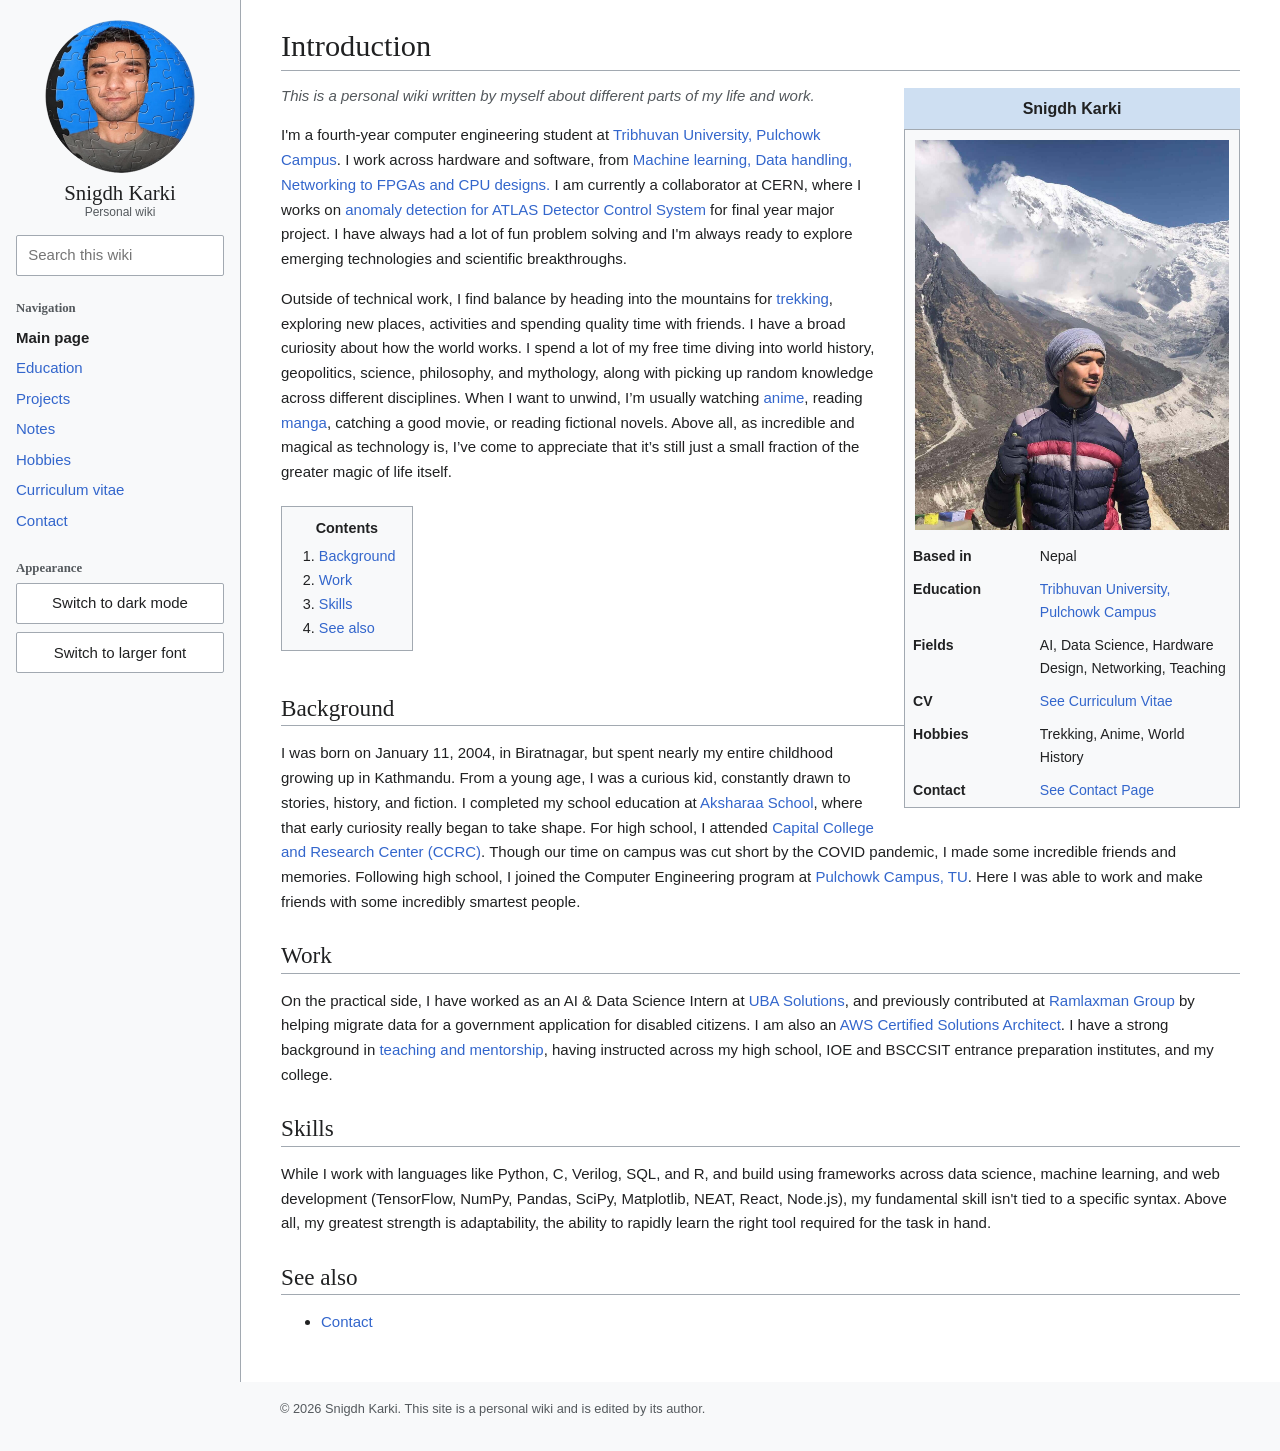
<file: index.html>
<!DOCTYPE html>
<html lang="en"><head><meta charset="utf-8"><meta name="viewport" content="width=device-width,initial-scale=1">
<title>Main page – Snigdh Karki</title><link rel="stylesheet" href="style.css"></head>
<body><div class="page"><nav id="side" aria-label="Site navigation"></nav><main class="article">
<h1>Introduction</h1>
<table class="infobox"><caption>Snigdh Karki</caption>
<tr><td colspan="2" class="pic"><img src="images/profileHimalaya.jpg" alt="Snigdh Karki"></td></tr>
<tr><th>Based in</th><td>Nepal</td></tr>
<tr><th>Education</th><td><a href="education.html">Tribhuvan University, Pulchowk Campus</a></td></tr>
<tr><th>Fields</th><td> AI, Data Science, Hardware Design, Networking, Teaching</td></tr>
<tr><th>CV</th><td><a href="cv.html">See Curriculum Vitae</a></td></tr>
<tr><th>Hobbies</th><td> Trekking, Anime, World History</td></tr>
<tr><th>Contact</th><td><a href="contact.html">See Contact Page</a></td></tr></table>
<p class="hat">This is a personal wiki written by myself about different parts of my life and work.</p>
<p>I'm a fourth-year computer engineering student at <a href="education.html">Tribhuvan University, Pulchowk Campus</a>. I work across hardware and software, from <a href="projects.html">Machine learning, Data handling, Networking to FPGAs and CPU designs.</a> 
    I am currently a collaborator at CERN, where I works on <a href="projects.html">anomaly detection for ATLAS Detector Control System</a> for final year major project.
    I have always had a lot of fun problem solving and I'm always ready to explore emerging technologies and scientific breakthroughs.</p>  


<p>Outside of technical work, I find balance by heading into the mountains for <a href="hobbies.html">trekking</a>, exploring new places, activities and spending quality time with friends.
I have a broad curiosity about how the world works. I spend a lot of my free time diving into world history, geopolitics, science, philosophy, and mythology, along with picking up random knowledge across different disciplines. 
When I want to unwind, I’m usually watching <a href="hobbies.html">anime</a>, reading <a href="hobbies.html">manga</a>, catching a good movie, or reading fictional novels. Above all, as incredible and magical as technology is, I’ve come to appreciate that it’s still just a small fraction of the greater magic of life itself.</p>
<div id="toc"></div>
<h2>Background</h2>
<p>
    I was born on January 11, 2004, in Biratnagar, but spent nearly my entire childhood growing up in Kathmandu. From a young age, I was a curious kid, constantly drawn to stories, history, and fiction. 
    I completed my school education at <a href="education.html">Aksharaa School</a>, where that early curiosity really began to take shape. For high school, I attended <a href="education.html">Capital College and Research Center (CCRC)</a>. Though our time on campus was cut short by the COVID pandemic, I made some incredible friends and memories.
Following high school, I joined the Computer Engineering program at <a href="education.html">Pulchowk Campus, TU</a>. Here I was able to work and make friends with some incredibly smartest people.
</p>
<h2>Work</h2>
<p>On the practical side, I have worked as an AI & Data Science Intern at <a href="https://uba-solutions.com/" target="_blank" rel="noopener noreferrer">UBA Solutions</a>, and previously contributed at <a href="https://www.ramlaxmangroup.com/" target="_blank" rel="noopener noreferrer">Ramlaxman Group </a>by helping migrate data for a government application for disabled citizens. I am also an <a href="https://drive.google.com/file/d/1CENierrOU9Kxulzy_IAArPbi8QMyCMXQ/view?usp=drive_link" target="_blank" rel="noopener noreferrer">AWS Certified Solutions Architect</a>.
    I have a strong background in <a href="https://lnkd.in/p/gHeSCCSX" target="_blank" rel="noopener noreferrer">teaching and mentorship</a>, having instructed across my high school, IOE and BSCCSIT entrance preparation institutes, and my college.</p>
<h2>Skills</h2>
<p>While I work with languages like Python, C, Verilog, SQL, and R, and build using frameworks across data science, machine learning, and web development (TensorFlow, NumPy, Pandas, SciPy, Matplotlib, NEAT, React, Node.js), my fundamental skill isn't tied to a specific syntax.
Above all, my greatest strength is adaptability, the ability to rapidly learn the right tool required for the task in hand.</p>
<h2 class="see">See also</h2>
<ul><li><a href="contact.html">Contact</a></li></ul>
</main></div><script src="site.js"></script></body></html>
</file>
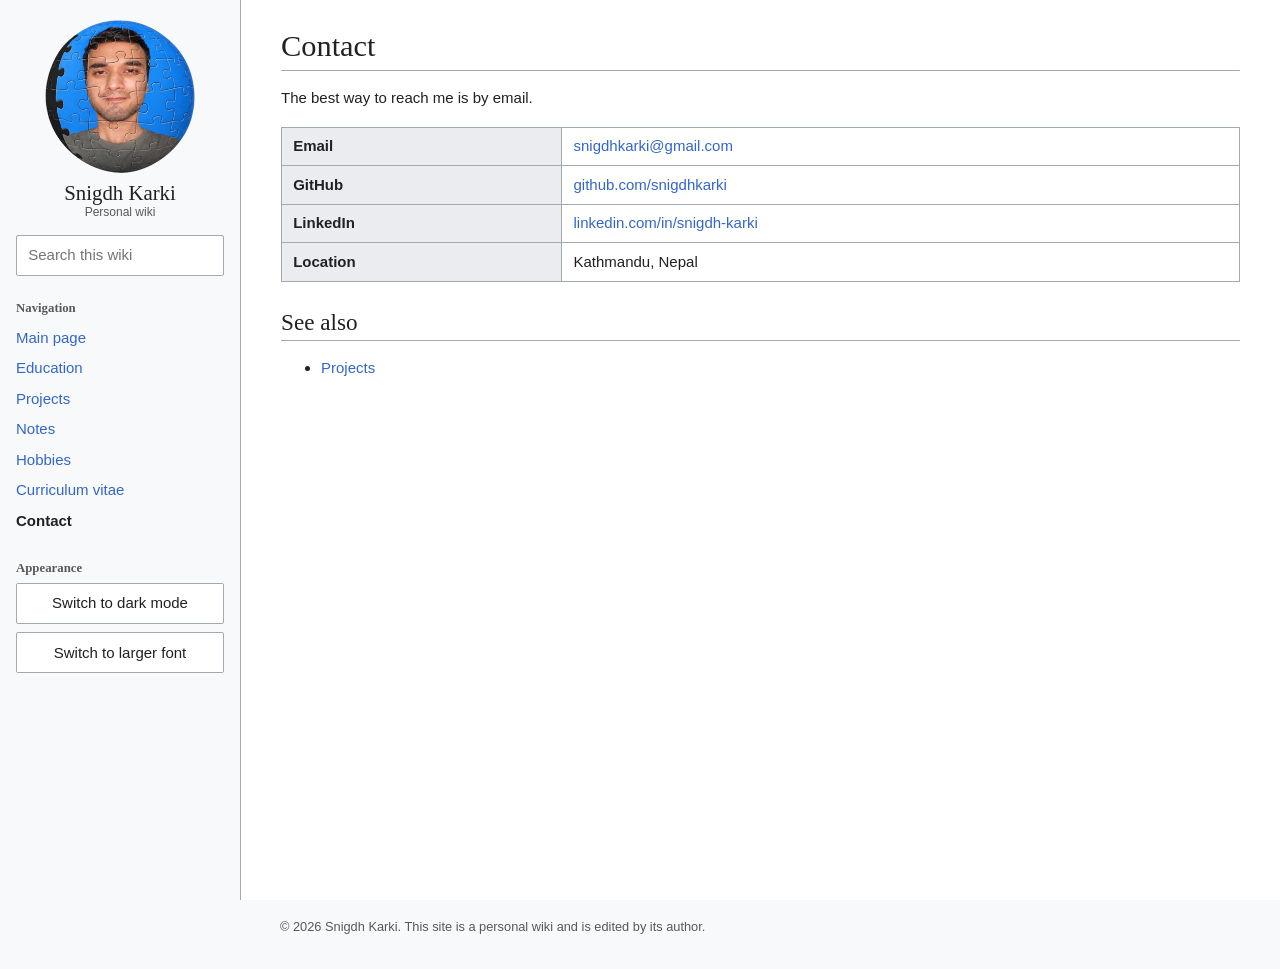
<file: contact.html>
<!DOCTYPE html>
<html lang="en"><head><meta charset="utf-8"><meta name="viewport" content="width=device-width,initial-scale=1">
<title>Contact – Snigdh Karki</title><link rel="stylesheet" href="style.css"></head>
<body><div class="page"><nav id="side" aria-label="Site navigation"></nav><main class="article">
<h1>Contact</h1>
<p>The best way to reach me is by email.</p>
<table class="data"><tr><th>Email</th><td><a href="mailto:snigdhkarki@gmail.com">snigdhkarki@gmail.com</a></td></tr>
<tr><th>GitHub</th><td><a href="https://github.com/snigdhkarki">github.com/snigdhkarki</a></td></tr>
<tr><th>LinkedIn</th><td><a href="https://www.linkedin.com/in/snigdh-karki/">linkedin.com/in/snigdh-karki</a></td></tr>
<tr><th>Location</th><td>Kathmandu, Nepal</td></tr></table>
<h2 class="see">See also</h2>
<ul><li><a href="projects.html">Projects</a></li></ul>
</main></div><script src="site.js"></script></body></html>
</file>
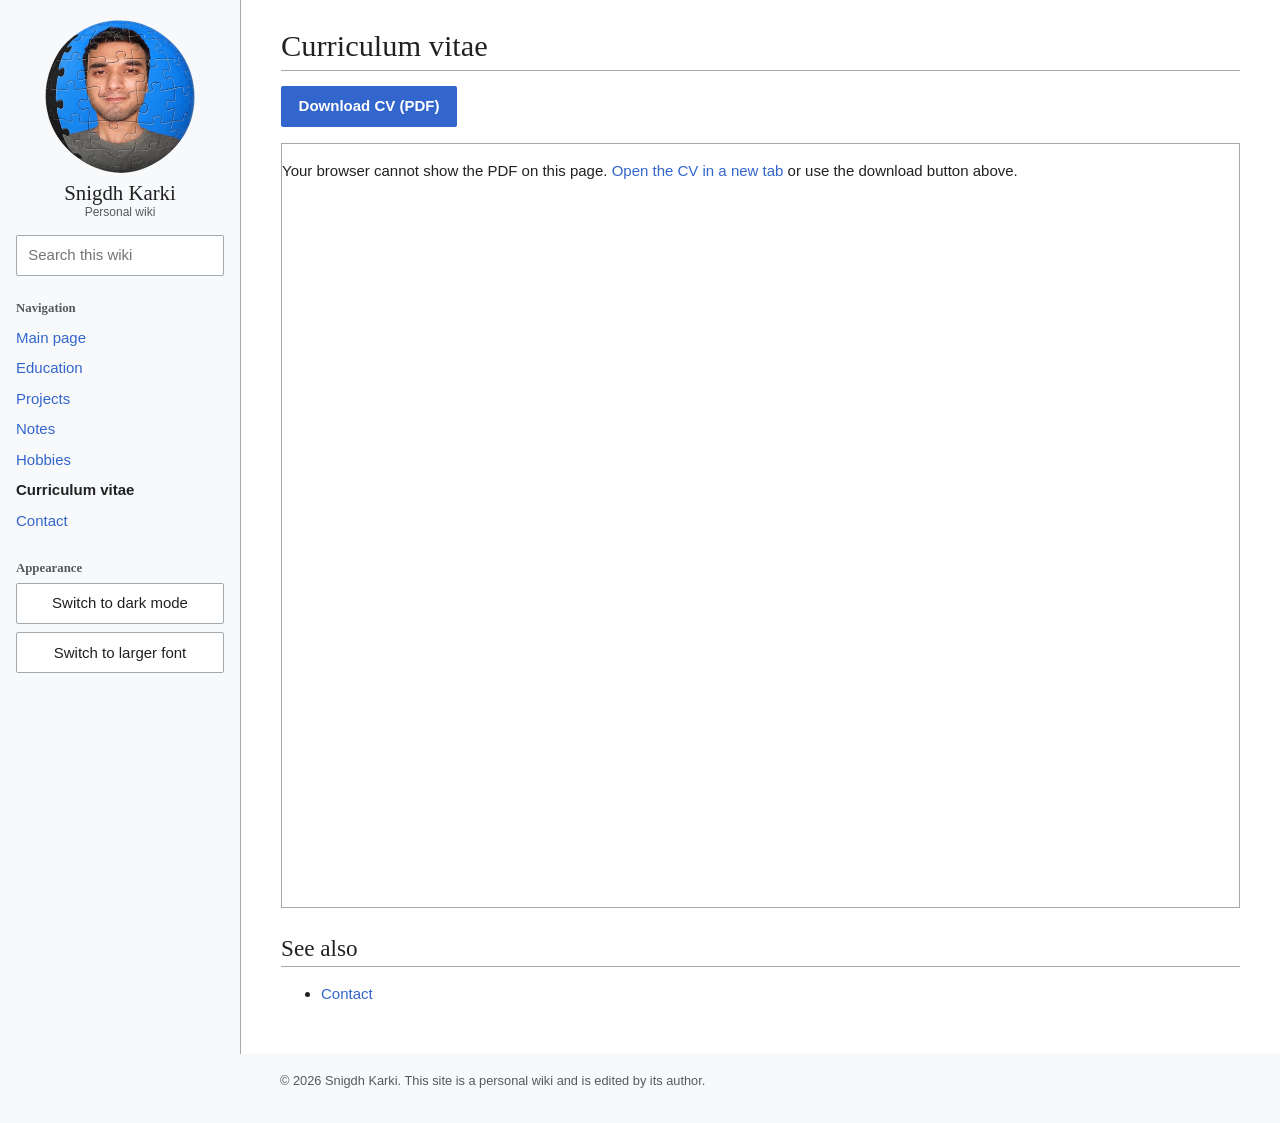
<file: cv.html>
<!DOCTYPE html>
<html lang="en"><head><meta charset="utf-8"><meta name="viewport" content="width=device-width,initial-scale=1">
<title>Curriculum vitae – Snigdh Karki</title><link rel="stylesheet" href="style.css"></head>
<body><div class="page"><nav id="side" aria-label="Site navigation"></nav><main class="article">
<h1>Curriculum vitae</h1>
<p><a class="btn" href="files/cv.pdf" download="Snigdh_Karki_CV.pdf">Download CV (PDF)</a></p>
<object class="cv" data="files/cv.pdf" type="application/pdf" aria-label="CV in PDF format">
<p>Your browser cannot show the PDF on this page. <a href="files/cv.pdf">Open the CV in a new tab</a> or use the download button above.</p>
</object>
<h2 class="see">See also</h2>
<ul><li><a href="contact.html">Contact</a></li></ul>
</main></div><script src="site.js"></script></body></html>
</file>
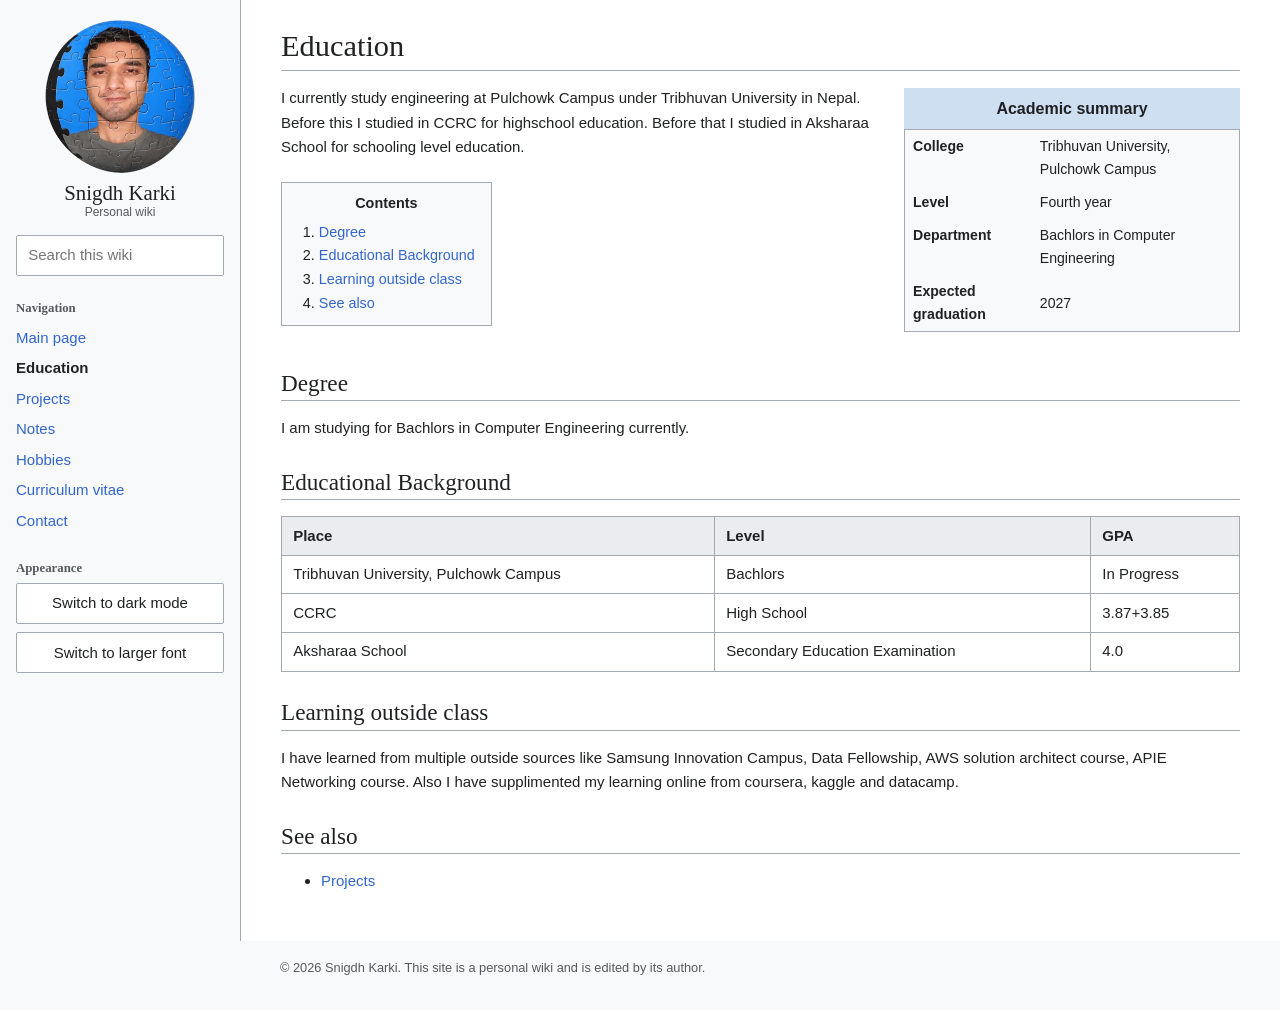
<file: education.html>
<!DOCTYPE html>
<html lang="en"><head><meta charset="utf-8"><meta name="viewport" content="width=device-width,initial-scale=1">
<title>Education – Snigdh Karki</title><link rel="stylesheet" href="style.css"></head>
<body><div class="page"><nav id="side" aria-label="Site navigation"></nav><main class="article">
<h1>Education</h1>
<table class="infobox"><caption>Academic summary</caption>
<tr><th>College</th><td>Tribhuvan University, Pulchowk Campus</td></tr>
<tr><th>Level</th><td>Fourth year</td></tr>
<tr><th>Department</th><td>Bachlors in Computer Engineering</td></tr>
<tr><th>Expected graduation</th><td>2027</td></tr></table>
<p>I currently study engineering at Pulchowk Campus under Tribhuvan University in Nepal. Before this I studied in CCRC for highschool education. Before that I studied in Aksharaa School for schooling level education.</p>
<div id="toc"></div>
<h2>Degree</h2>
<p>I am studying for Bachlors in Computer Engineering currently.</p>
<h2>Educational Background</h2>
<table class="data"><tr><th>Place</th><th>Level</th><th>GPA</th></tr>
<tr><td>Tribhuvan University, Pulchowk Campus</td><td>Bachlors</td><td>In Progress</td></tr>
<tr><td>CCRC</td><td>High School</td><td>3.87+3.85</td></tr>
<tr><td>Aksharaa School</td><td>Secondary Education Examination</td><td>4.0</td></tr></table>
<h2>Learning outside class</h2>
<p>I have learned from multiple outside sources like Samsung Innovation Campus, Data Fellowship, AWS solution architect course, APIE Networking course.
    Also I have supplimented my learning online from coursera, kaggle and datacamp. </p>
<h2 class="see">See also</h2>
<ul><li><a href="projects.html">Projects</a></li></ul>
</main></div><script src="site.js"></script></body></html>
</file>
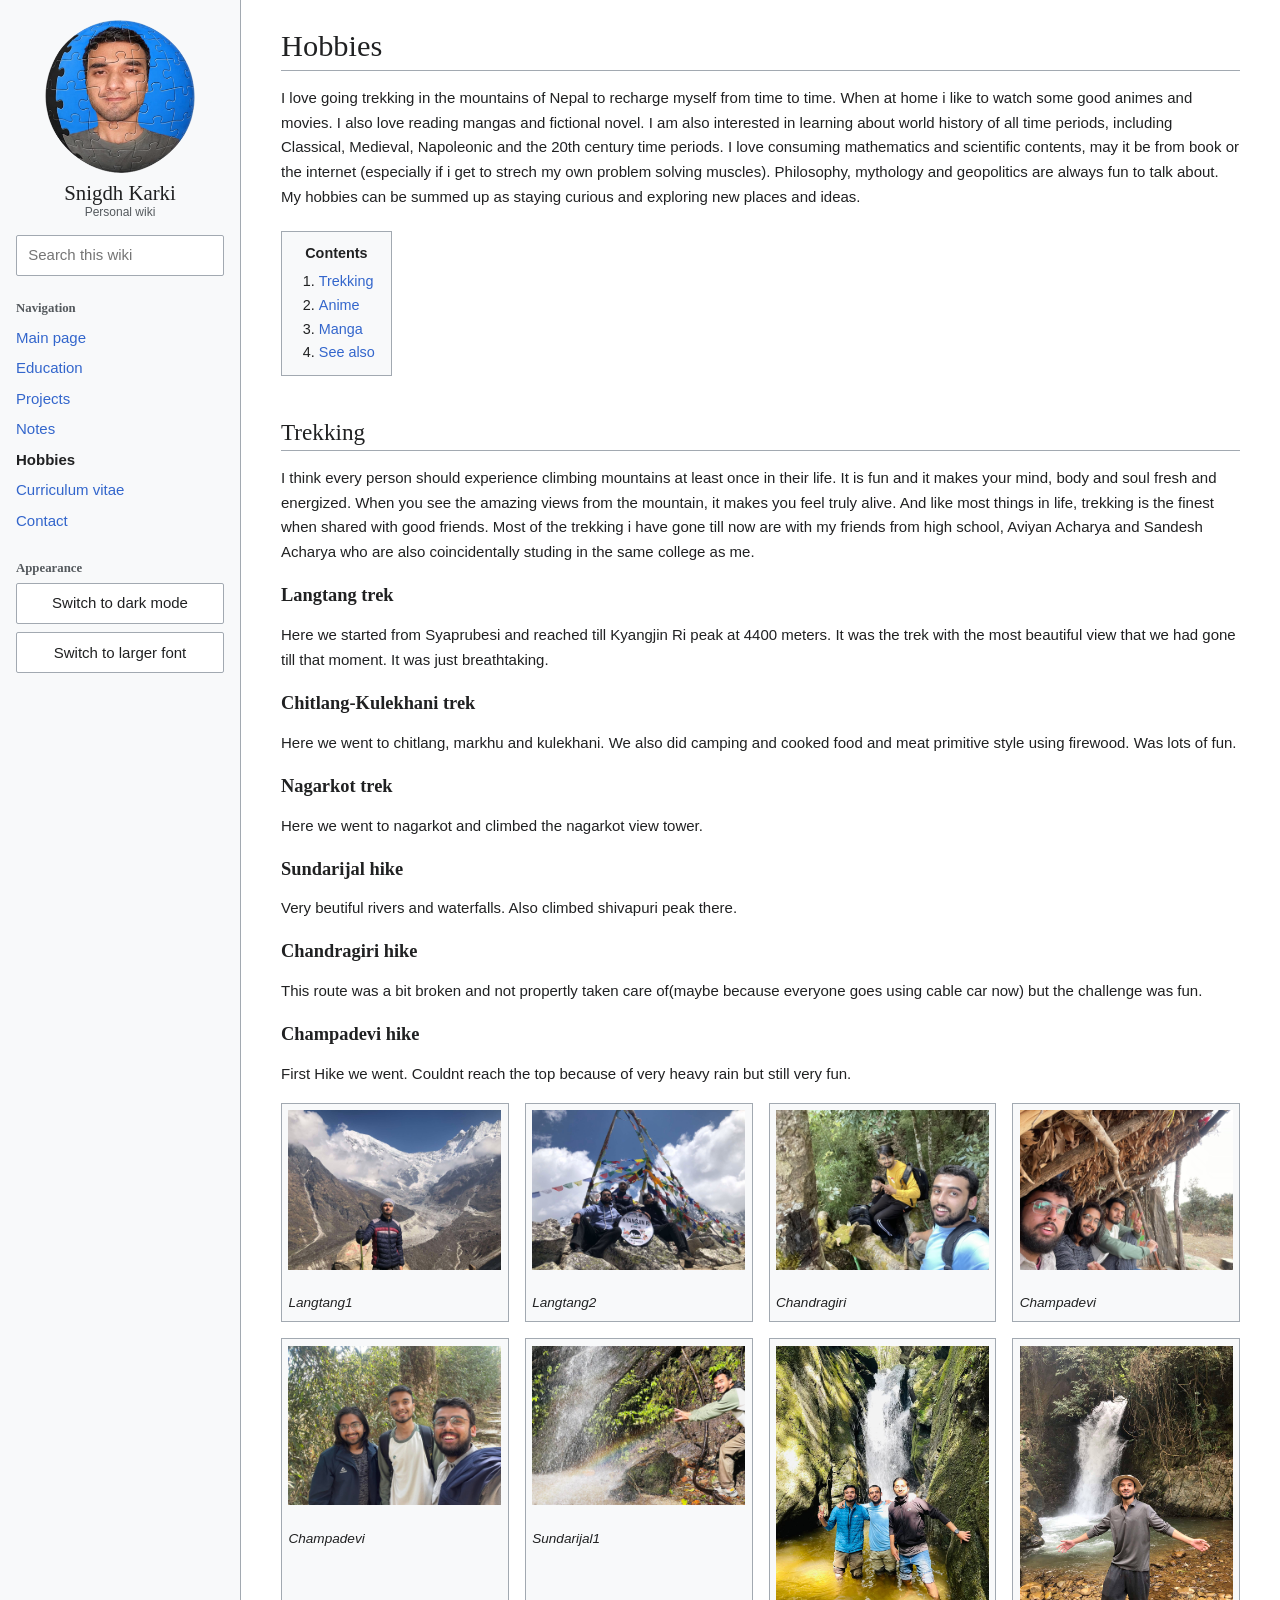
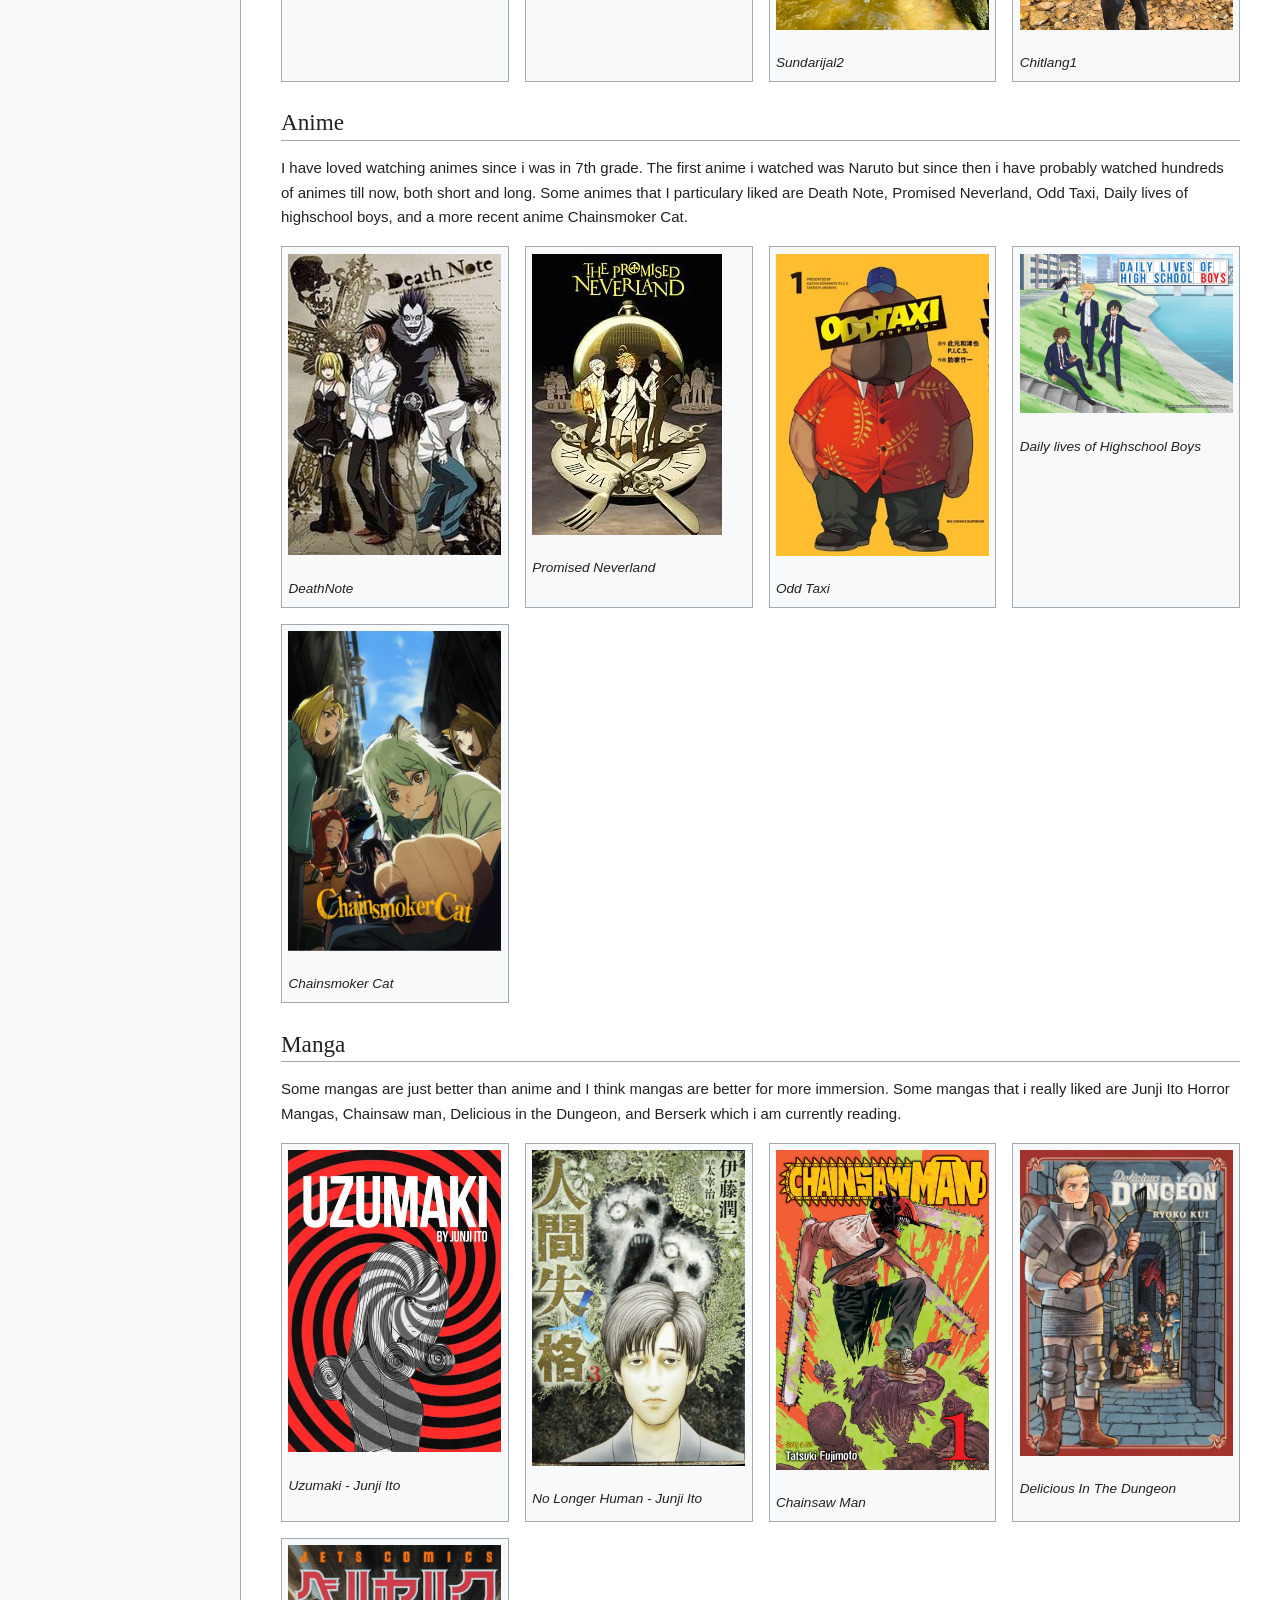
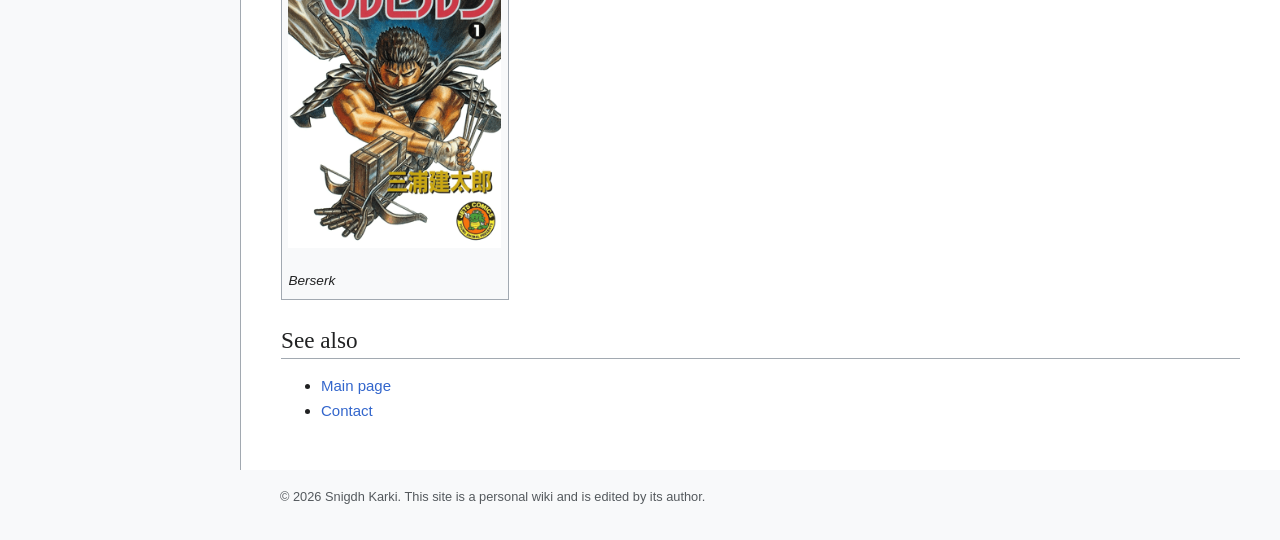
<file: hobbies.html>
<!DOCTYPE html>
<html lang="en"><head><meta charset="utf-8"><meta name="viewport" content="width=device-width,initial-scale=1">
<title>Hobbies – Snigdh Karki</title><link rel="stylesheet" href="style.css"></head>
<body><div class="page"><nav id="side" aria-label="Site navigation"></nav><main class="article">
<h1>Hobbies</h1>
<p>I love going trekking in the mountains of Nepal to recharge myself from time to time. When at home i like to watch some good animes and movies. I also love reading mangas and fictional novel.
    I am also interested in learning about world history of all time periods, including Classical, Medieval, Napoleonic and the 20th century time periods. I love consuming mathematics and scientific
    contents, may it be from book or the internet (especially if i get to strech my own problem solving muscles). Philosophy, mythology and geopolitics are always fun to talk about.
    My hobbies can be summed up as staying curious and exploring new places and ideas.
</p>
<div id="toc"></div>
<h2>Trekking</h2>
<p>I think every person should experience climbing mountains at least once in their life. It is fun and it makes your mind, body and soul fresh and energized. 
    When you see the amazing views from the mountain, it makes you feel truly alive. And like most things in life, trekking is the finest when shared with good friends.
    Most of the trekking i have gone till now are with my friends from high school, Aviyan Acharya and Sandesh Acharya who are also coincidentally studing in the same college as me.
</p>
<h3>Langtang trek</h3>
<p>Here we started from Syaprubesi and reached till Kyangjin Ri peak at 4400 meters. It was the trek with the most beautiful view that we had gone till that moment. 
    It was just breathtaking. 
</p>
<h3>Chitlang-Kulekhani trek</h3>
<p>Here we went to chitlang, markhu and kulekhani. We also did camping and cooked food and meat primitive style using firewood. Was lots of fun.</p>
<h3>Nagarkot trek</h3>
<p>Here we went to nagarkot and climbed the nagarkot view tower.</p>
<h3>Sundarijal hike</h3>
<p>Very beutiful rivers and waterfalls. Also climbed shivapuri peak there.</p>
<h3>Chandragiri hike</h3>
<p>This route was a bit broken and not propertly taken care of(maybe because everyone goes using cable car now) but the challenge was fun.</p>
<h3>Champadevi hike</h3>
<p>First Hike we went. Couldnt reach the top because of very heavy rain but still very fun.</p>
<div class="gallery">
<figure><img src="images/langtang1.jpg" alt="Langtang trek"><br><i>Langtang1</i></figure>
<figure><img src="images/langtang2.jpg" alt="Langtang trek"><br><i>Langtang2</i></figure>
<figure><img src="images/chandragiri.png" alt="Chandragiri hike"><br><i>Chandragiri</i></figure>
<figure><img src="images/champadevi.jpg" alt="Champadevi hike"><br><i>Champadevi</i></figure>
<figure><img src="images/champadevi2.jpg" alt="Champadevi hike"><br><i>Champadevi</i></figure>
<figure><img src="images/sundarijal2.jpg" alt="Champadevi hike"><br><i>Sundarijal1</i></figure>
<figure><img src="images/sundarijal.jpg" alt="Champadevi hike"><br><i>Sundarijal2</i></figure>
<figure><img src="images/chitlang1.jpg" alt="Langtang trek"><br><i>Chitlang1</i></figure>

</div>
<h2>Anime</h2>
<p>I have loved watching animes since i was in 7th grade. The first anime i watched was Naruto but since then i have probably watched hundreds of animes till now, both short and long.
   Some animes that I particulary liked are Death Note, Promised Neverland, Odd Taxi, Daily lives of highschool boys, and a more recent anime Chainsmoker Cat.
</p>
<div class="gallery">
<figure><img src="images/DeathNote.jpg" alt="Langtang trek"><br><i>DeathNote</i></figure>
<figure><img src="images/promisedNeverland.jpg" alt="Langtang trek"><br><i>Promised Neverland</i></figure>
<figure><img src="images/OddTaxi.jpg" alt="Chandragiri hike"><br><i>Odd Taxi</i></figure>
<figure><img src="images/DailyLifeOfHSBoys.jpg" alt="Champadevi hike"><br><i>Daily lives of Highschool Boys</i></figure>
<figure><img src="images/ChainsmokerCat.jpg" alt="Champadevi hike"><br><i>Chainsmoker Cat</i></figure>
</div>

<h2>Manga</h2>
<p>Some mangas are just better than anime and I think mangas are better for more immersion. Some mangas that i really liked are Junji Ito Horror Mangas, Chainsaw man, Delicious in the Dungeon, and Berserk which i am currently reading.</p>
<div class="gallery">
<figure><img src="images/Uzumaki.webp" alt="Langtang trek"><br><i>Uzumaki - Junji Ito</i></figure>
<figure><img src="images/NoLongerHuman.jpg" alt="Langtang trek"><br><i>No Longer Human - Junji Ito</i></figure>
<figure><img src="images/ChainsawMan.jpg" alt="Chandragiri hike"><br><i>Chainsaw Man</i></figure>
<figure><img src="images/DeliciousInTheDungeon.webp" alt="Champadevi hike"><br><i>Delicious In The Dungeon</i></figure>
<figure><img src="images/Berserk.png" alt="Champadevi hike"><br><i>Berserk</i></figure>
</div>
<h2 class="see">See also</h2>
<ul><li><a href="index.html">Main page</a></li><li><a href="contact.html">Contact</a></li></ul>
</main></div><script src="site.js"></script></body></html>
</file>
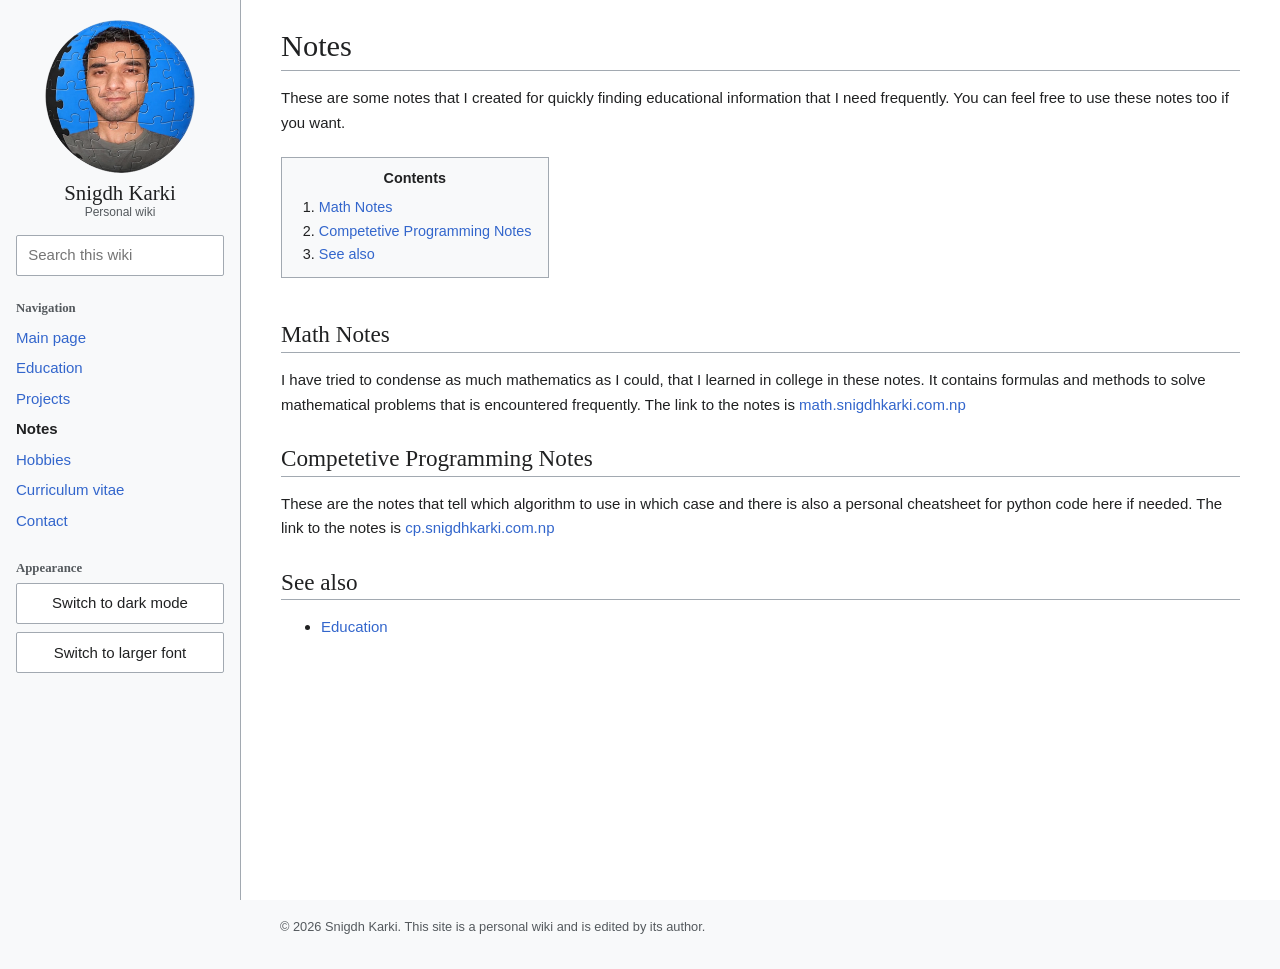
<file: notes.html>
<!DOCTYPE html>
<html lang="en"><head><meta charset="utf-8"><meta name="viewport" content="width=device-width,initial-scale=1">
<title>Notes – Snigdh Karki</title><link rel="stylesheet" href="style.css"></head>
<body><div class="page"><nav id="side" aria-label="Site navigation"></nav><main class="article">
<h1>Notes</h1>
<p>These are some notes that I created for quickly finding educational information that I need frequently. 
   You can feel free to use these notes too if you want. </p>
<div id="toc"></div>
<h2>Math Notes</h2>
<p>I have tried to condense as much mathematics as I could, that I learned in college in these notes. It contains formulas and methods to solve mathematical problems that is encountered frequently.
   The link to the notes is <a href="https://math.snigdhkarki.com.np" target="_blank" rel="noopener noreferrer">math.snigdhkarki.com.np</a> </p>
<h2>Competetive Programming Notes</h2>
<p>These are the notes that tell which algorithm to use in which case and there is also a personal cheatsheet for python code here if needed.
    The link to the notes is <a href="https://cp.snigdhkarki.com.np" target="_blank" rel="noopener noreferrer">cp.snigdhkarki.com.np</a> 
</p>
<h2 class="see">See also</h2>
<ul><li><a href="education.html">Education</a></li></ul>
</main></div><script src="site.js"></script></body></html>
</file>
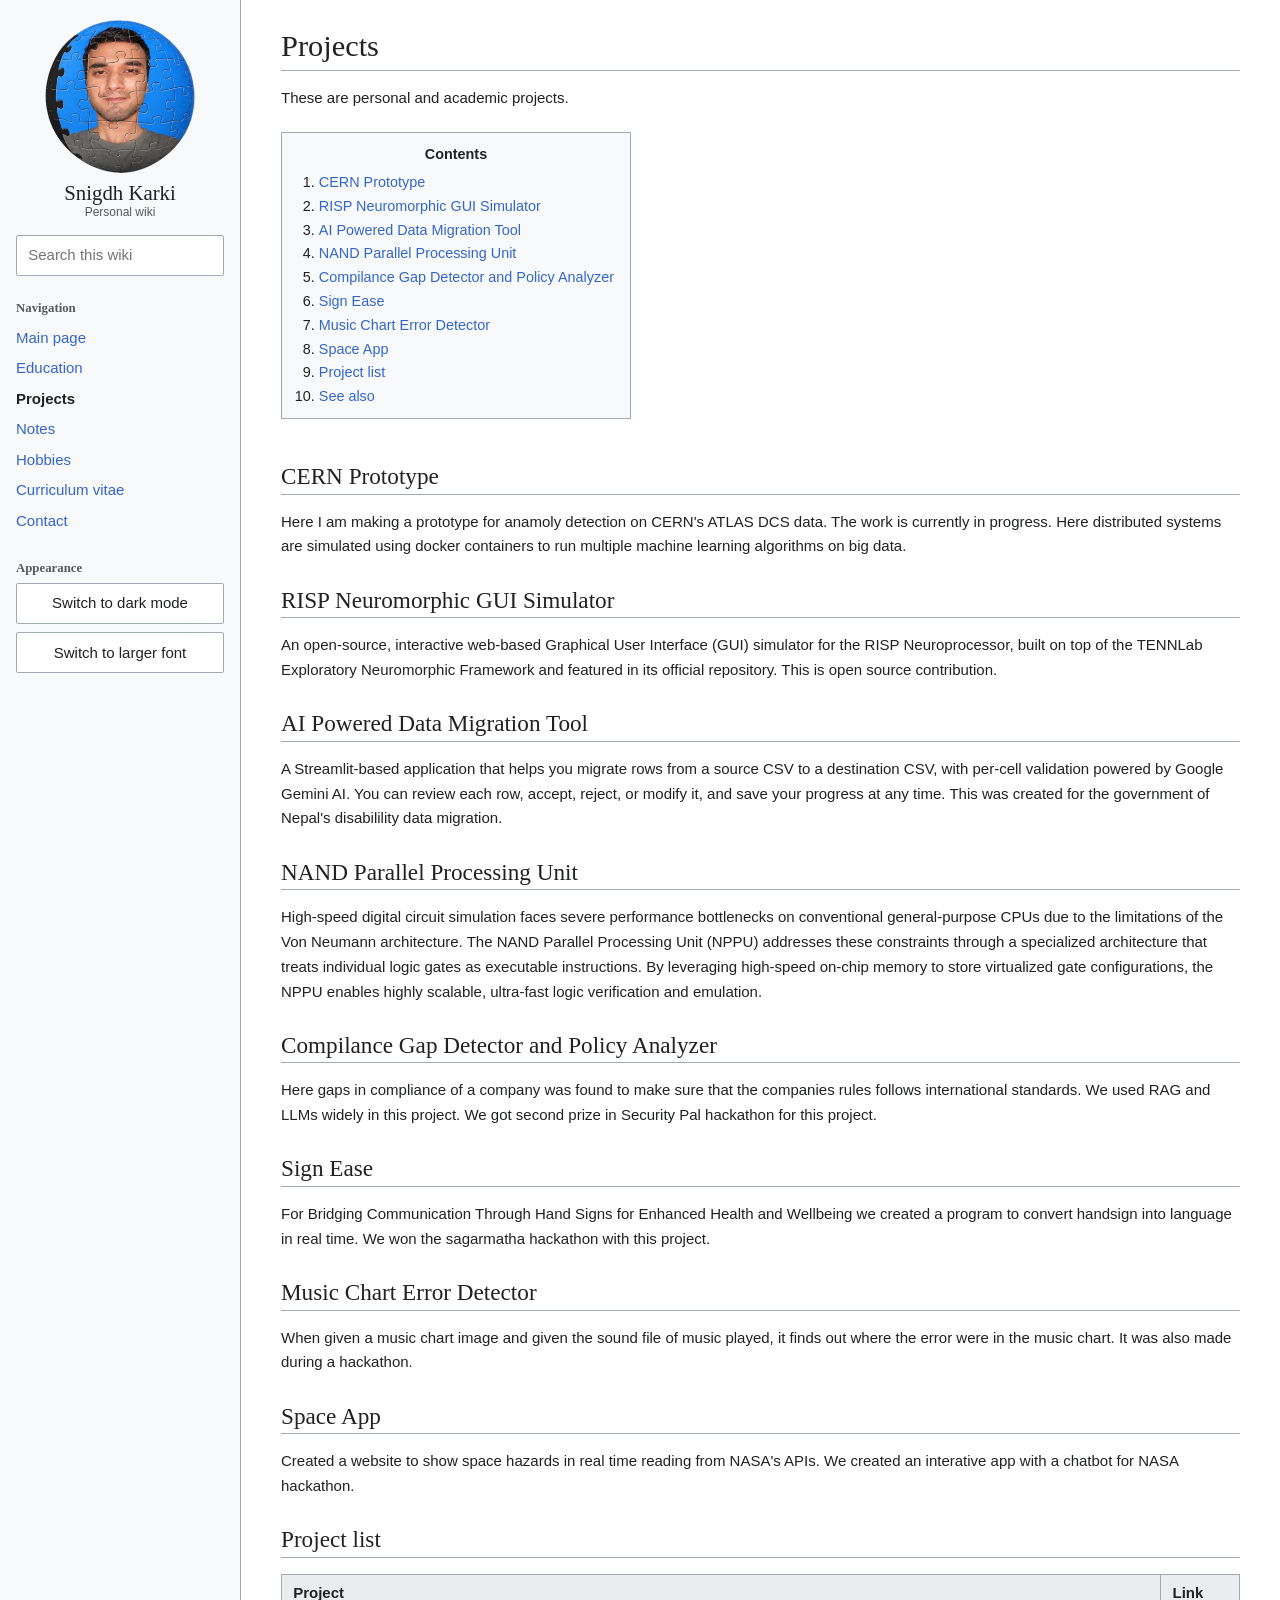
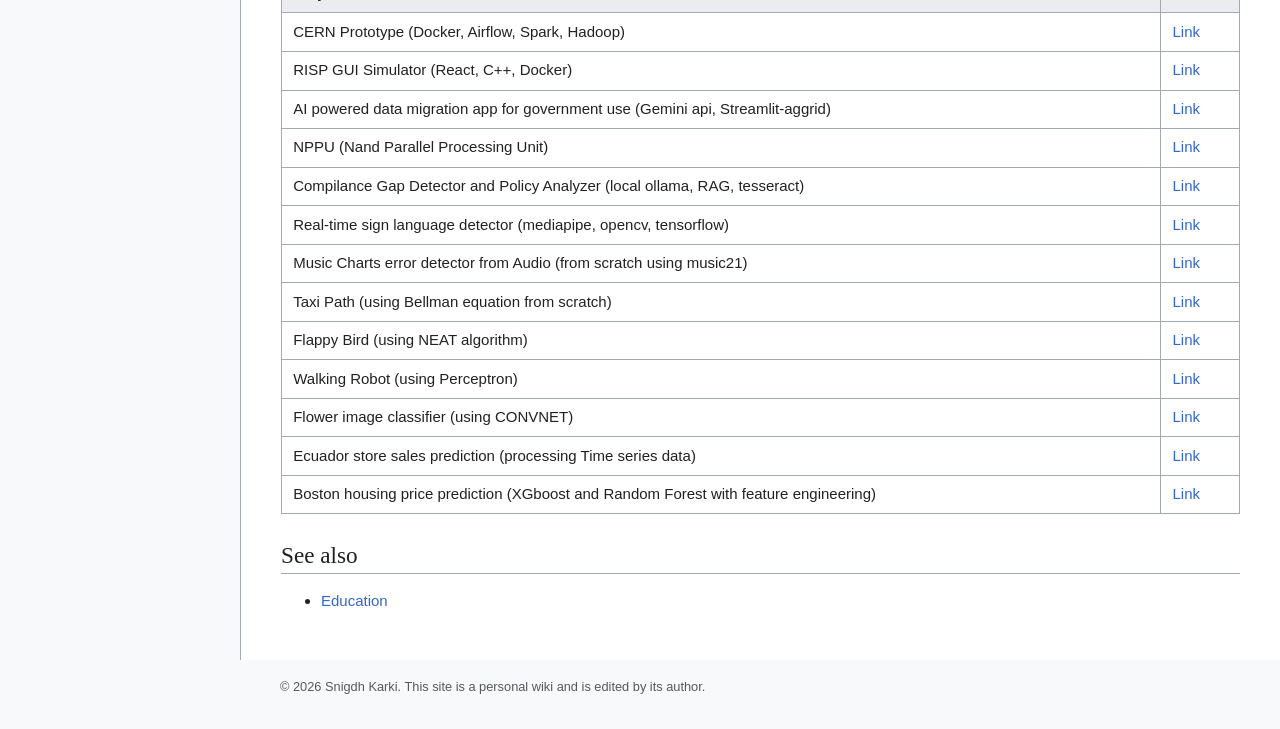
<file: projects.html>
<!DOCTYPE html>
<html lang="en"><head><meta charset="utf-8"><meta name="viewport" content="width=device-width,initial-scale=1">
<title>Projects – Snigdh Karki</title><link rel="stylesheet" href="style.css"></head>
<body><div class="page"><nav id="side" aria-label="Site navigation"></nav><main class="article">
<h1>Projects</h1>
<p>These are personal and academic projects.</p>
<div id="toc"></div>
<h2>CERN Prototype</h2>
<p>Here I am making a prototype for anamoly detection on CERN's ATLAS DCS data. The work is currently in progress. Here distributed systems are simulated using docker containers to run multiple machine learning algorithms on big data.</p>
<h2>RISP Neuromorphic GUI Simulator</h2>
<p>An open-source, interactive web-based Graphical User Interface (GUI) simulator for the RISP Neuroprocessor, built on top of the TENNLab Exploratory Neuromorphic Framework and featured in its official repository. This is open source contribution.</p>
<h2>AI Powered Data Migration Tool</h2>
<p>A Streamlit‑based application that helps you migrate rows from a source CSV to a destination CSV, with per‑cell validation powered by Google Gemini AI. You can review each row, accept, reject, or modify it, and save your progress at any time. This was created for the government of Nepal's disabilility data migration.</p>
<h2>NAND Parallel Processing Unit</h2>
<p>High-speed digital circuit simulation faces severe performance bottlenecks on conventional general-purpose CPUs due to the limitations of the Von Neumann architecture. The NAND Parallel Processing Unit (NPPU) addresses these constraints through a specialized architecture that treats individual logic gates as executable instructions. By leveraging high-speed on‑chip memory to store virtualized gate configurations, the NPPU enables highly scalable, ultra‑fast logic verification and emulation.</p>
<h2>Compilance Gap Detector and Policy Analyzer</h2>
<p>Here gaps in compliance of a company was found to make sure that the companies rules follows international standards. We used RAG and LLMs widely in this project. We got second prize in Security Pal hackathon for this project.</p>
<h2>Sign Ease</h2>
<p>For Bridging Communication Through Hand Signs for Enhanced Health and Wellbeing we created a program to convert handsign into language in real time. We won the sagarmatha hackathon with this project.</p>
<h2>Music Chart Error Detector</h2>
<p>When given a music chart image and given the sound file of music played, it finds out where the error were in the music chart. It was also made during a hackathon.</p>
<h2>Space App</h2>
<p>Created a website to show space hazards in real time reading from NASA's APIs. We created an interative app with a chatbot for NASA hackathon. </p>
<h2>Project list</h2>
<table class="data"><tr><th>Project</th><th>Link</th></tr>
<tr><td>CERN Prototype (Docker, Airflow, Spark, Hadoop) </td><td> <a href="https://github.com/snigdhkarki/CERN_prototype" target="_blank" rel="noopener noreferrer">Link</a> </td></tr>
<tr><td>RISP GUI Simulator (React, C++, Docker)⁠</td><td> <a href="https://github.com/snigdhkarki/Neuromorphic-Processor-UI" target="_blank" rel="noopener noreferrer">Link</a> </td></tr>
<tr><td>AI powered data migration app for government use (Gemini api, Streamlit-aggrid)</td><td> <a href="https://ai-powered-data-migration-tool-zq9qjlfre674q9zxpec9rw.streamlit.app/" target="_blank" rel="noopener noreferrer">Link</a> </td></tr>
<tr><td>NPPU (Nand Parallel Processing Unit)</td><td> <a href="https://github.com/snigdhkarki/NAND-Parallel-Processing-Unit" target="_blank" rel="noopener noreferrer">Link</a> </td></tr>
<tr><td>Compilance Gap Detector and Policy Analyzer (local ollama, RAG, tesseract)</td><td> <a href="https://github.com/snigdhkarki/Compilance_Gap_Detector_and_Policy_Analyzer" target="_blank" rel="noopener noreferrer">Link</a> </td></tr>
<tr><td>Real-time sign language detector (mediapipe, opencv, tensorflow)</td><td> <a href="https://www.linkedin.com/posts/snigdh-karki_thrilled-to-showcase-our-signease-app-in-activity-7145968455660343296-GVs2?utm_source=share&utm_medium=member_desktop&rcm=ACoAADx2dPIBuG5hbC6ZExMZV-wPYGkZ6Eio5BI" target="_blank" rel="noopener noreferrer">Link</a> </td></tr>
<tr><td>Music Charts error detector from Audio (from scratch using music21)</td><td> <a href="https://github.com/snigdhkarki/music" target="_blank" rel="noopener noreferrer">Link</a> </td></tr>
<tr><td>Taxi Path (using Bellman equation from scratch)</td><td> <a href="https://www.linkedin.com/posts/snigdh-karki_ai-machinelearning-reinforcementlearning-activity-7019309638277877760-OQzB?utm_source=share&utm_medium=member_desktop&rcm=ACoAADx2dPIBuG5hbC6ZExMZV-wPYGkZ6Eio5BI" target="_blank" rel="noopener noreferrer">Link</a> </td></tr>
<tr><td>Flappy Bird (using NEAT algorithm)</td><td> <a href="https://www.linkedin.com/posts/snigdh-karki_ai-gamedev-reinforcementlearning-activity-7135259586038575104-K9JF?utm_source=share&utm_medium=member_desktop&rcm=ACoAADx2dPIBuG5hbC6ZExMZV-wPYGkZ6Eio5BI" target="_blank" rel="noopener noreferrer">Link</a> </td></tr>
<tr><td>Walking Robot (using Perceptron)</td><td> <a href="https://www.linkedin.com/posts/snigdh-karki_ai-gamedev-reinforcementlearning-activity-7135259586038575104-K9JF?utm_source=share&utm_medium=member_desktop&rcm=ACoAADx2dPIBuG5hbC6ZExMZV-wPYGkZ6Eio5BI" target="_blank" rel="noopener noreferrer">Link</a> </td></tr>
<tr><td>Flower image classifier (using CONVNET)</td><td> <a href="https://www.linkedin.com/posts/snigdh-karki_machinelearning-datascience-python-activity-7017515663065833472-ejTG?utm_source=share&utm_medium=member_desktop&rcm=ACoAADx2dPIBuG5hbC6ZExMZV-wPYGkZ6Eio5BI" target="_blank" rel="noopener noreferrer">Link</a> </td></tr>
<tr><td>Ecuador store sales prediction (processing Time series data)</td><td> <a href="https://www.linkedin.com/posts/snigdh-karki_machinelearning-kaggle-datascience-activity-7017033362582237184-GLcu?utm_source=share&utm_medium=member_desktop&rcm=ACoAADx2dPIBuG5hbC6ZExMZV-wPYGkZ6Eio5BI" target="_blank" rel="noopener noreferrer">Link</a> </td></tr>
<tr><td>Boston housing price prediction (XGboost and Random Forest with feature engineering)</td><td> <a href="https://www.kaggle.com/code/snigdhkarki/use-of-xgb-and-randomforest-includes-feature-eng" target="_blank" rel="noopener noreferrer">Link</a> </td></tr>
</table>
<h2 class="see">See also</h2>
<ul><li><a href="education.html">Education</a></li></ul>
</main></div><script src="site.js"></script></body></html>
</file>
<file: style.css>
:root{--link:#3366cc;--visited:#795cb2;--line:#a2a9b1;--soft:#f8f9fa;--paper:#fff;--ink:#202122;--muted:#54595d;--cap:#cedff2;--th:#eaecf0;--btn:#3366cc;--btnh:#2a4b8d}
html[data-theme="dark"]{color-scheme:dark;--link:#7aa7ff;--visited:#b9a2e6;--line:#3d434b;--soft:#15171a;--paper:#1d2024;--ink:#e4e6e9;--muted:#a3a9b0;--cap:#2b3b57;--th:#2a2e34;--btn:#3a62b8;--btnh:#4b74cc}
*{box-sizing:border-box}
body{margin:0;background:var(--soft);color:var(--ink);font:.9375rem/1.65 -apple-system,"Segoe UI",Roboto,Arial,sans-serif}
a{color:var(--link);text-decoration:none}a:visited{color:var(--visited)}a:hover{text-decoration:underline}
a:focus-visible,input:focus-visible{outline:2px solid var(--link);outline-offset:2px}
.search input{width:100%;padding:.45rem .7rem;border:1px solid var(--line);border-radius:2px;font:inherit}
#results{position:absolute;left:0;right:0;top:100%;background:var(--paper);border:1px solid var(--line);box-shadow:0 2px 6px rgba(0,0,0,.15);z-index:5}
#results a{display:block;padding:.45rem .7rem;border-bottom:1px solid var(--th)}#results a:hover{background:var(--soft);text-decoration:none}
#results span{display:block;padding:.45rem .7rem;color:var(--muted)}
#side h3{margin:0 0 .4rem;font-size:.8rem;color:var(--muted);font-weight:600}
#side ul{list-style:none;margin:0;padding:0}#side li{padding:.18rem 0}
#side a.on{color:var(--ink);font-weight:600}
h1,h2,h3{font-family:Georgia,"Linux Libertine",serif;font-weight:400;line-height:1.3}
h1{font-size:1.9rem;margin:.2rem 0 .8rem;border-bottom:1px solid var(--line);padding-bottom:.2rem}
h2{font-size:1.45rem;margin:1.6rem 0 .6rem;border-bottom:1px solid var(--line);padding-bottom:.15rem}
h3{font-size:1.15rem;margin:1.2rem 0 .4rem;font-weight:600}
.hat{font-style:italic;color:var(--muted);margin:0 0 .8rem}
.infobox{float:right;width:21rem;max-width:100%;margin:.3rem 0 1rem 1.5rem;border:1px solid var(--line);background:var(--soft);font-size:.88rem;border-collapse:collapse}
.infobox caption{background:var(--cap);font-weight:700;padding:.45rem;font-size:1rem}
.infobox th{text-align:left;vertical-align:top;padding:.3rem .5rem;width:38%}.infobox td{padding:.3rem .5rem}
.infobox img,figure img{display:block;max-width:100%}
.infobox .pic{text-align:center;padding:.6rem}
figure{margin:.5rem 0 1rem 1.5rem;float:right;width:15rem;border:1px solid var(--line);background:var(--soft);padding:.4rem;font-size:.85rem}
figure.left{float:left;margin:.5rem 1.5rem 1rem 0}
.toc{display:inline-block;border:1px solid var(--line);background:var(--soft);padding:.6rem 1rem;margin:.4rem 0 1rem;font-size:.9rem}
.toc b{display:block;text-align:center;margin-bottom:.3rem}.toc ol{margin:0;padding-left:1.3rem}
table.data{border-collapse:collapse;margin:1rem 0;width:100%;clear:both}
table.data th,table.data td{border:1px solid var(--line);padding:.4rem .7rem;text-align:left;vertical-align:top}
table.data th{background:var(--th)}
.see{clear:both}
.page{display:grid;grid-template-columns:15rem minmax(0,1fr);min-height:100vh}
#side{padding:1.25rem 1rem;position:sticky;top:0;align-self:start;height:100vh;overflow-y:auto}
.logo{display:block;text-align:center;font:1.3rem Georgia,"Linux Libertine",serif;color:var(--ink)!important}
.logo img{display:block;width:150px;height:auto;margin:0 auto .5rem}
.logo small{display:block;font:.75rem sans-serif;color:var(--muted)}
.search{position:relative;margin:1rem 0 1.5rem}
.article{background:var(--paper);border-left:1px solid var(--line);padding:1.5rem 2.5rem 2rem;min-height:100vh}
footer{margin-left:15rem;padding:1rem 2.5rem 2rem;font-size:.8rem;color:var(--muted)}
@media(max-width:800px){.page{grid-template-columns:1fr}#side{position:static;height:auto;padding:.8rem 1.25rem;border-bottom:1px solid var(--line);background:var(--paper)}
.logo img{width:90px}#side ul{display:flex;flex-wrap:wrap;gap:.3rem 1rem}.article{padding:1rem;border-left:0;min-height:0}
.infobox,figure{float:none;width:100%;margin:0 0 1rem}footer{margin-left:0;padding:1rem}}
.btn{display:inline-block;padding:.5rem 1.1rem;background:var(--btn);color:#fff!important;border-radius:2px;font-weight:600}
.btn:hover{background:var(--btnh);text-decoration:none}
.cv{display:block;width:100%;height:85vh;min-height:600px;border:1px solid var(--line);margin-top:1rem}
.gallery{display:grid;grid-template-columns:repeat(auto-fill,minmax(14rem,1fr));gap:1rem;clear:both;margin:1rem 0}
.gallery figure{float:none;width:auto;margin:0}
.search input{background:var(--paper);color:var(--ink)}
#side h3.ap{margin-top:1.5rem}
.themebtn{width:100%;padding:.45rem .6rem;border:1px solid var(--line);background:var(--paper);color:var(--ink);font:inherit;cursor:pointer;border-radius:2px}
.themebtn:hover{background:var(--soft)}
html[data-font="large"]{font-size:120%}
.themebtn+.themebtn{margin-top:.5rem}
</file>
